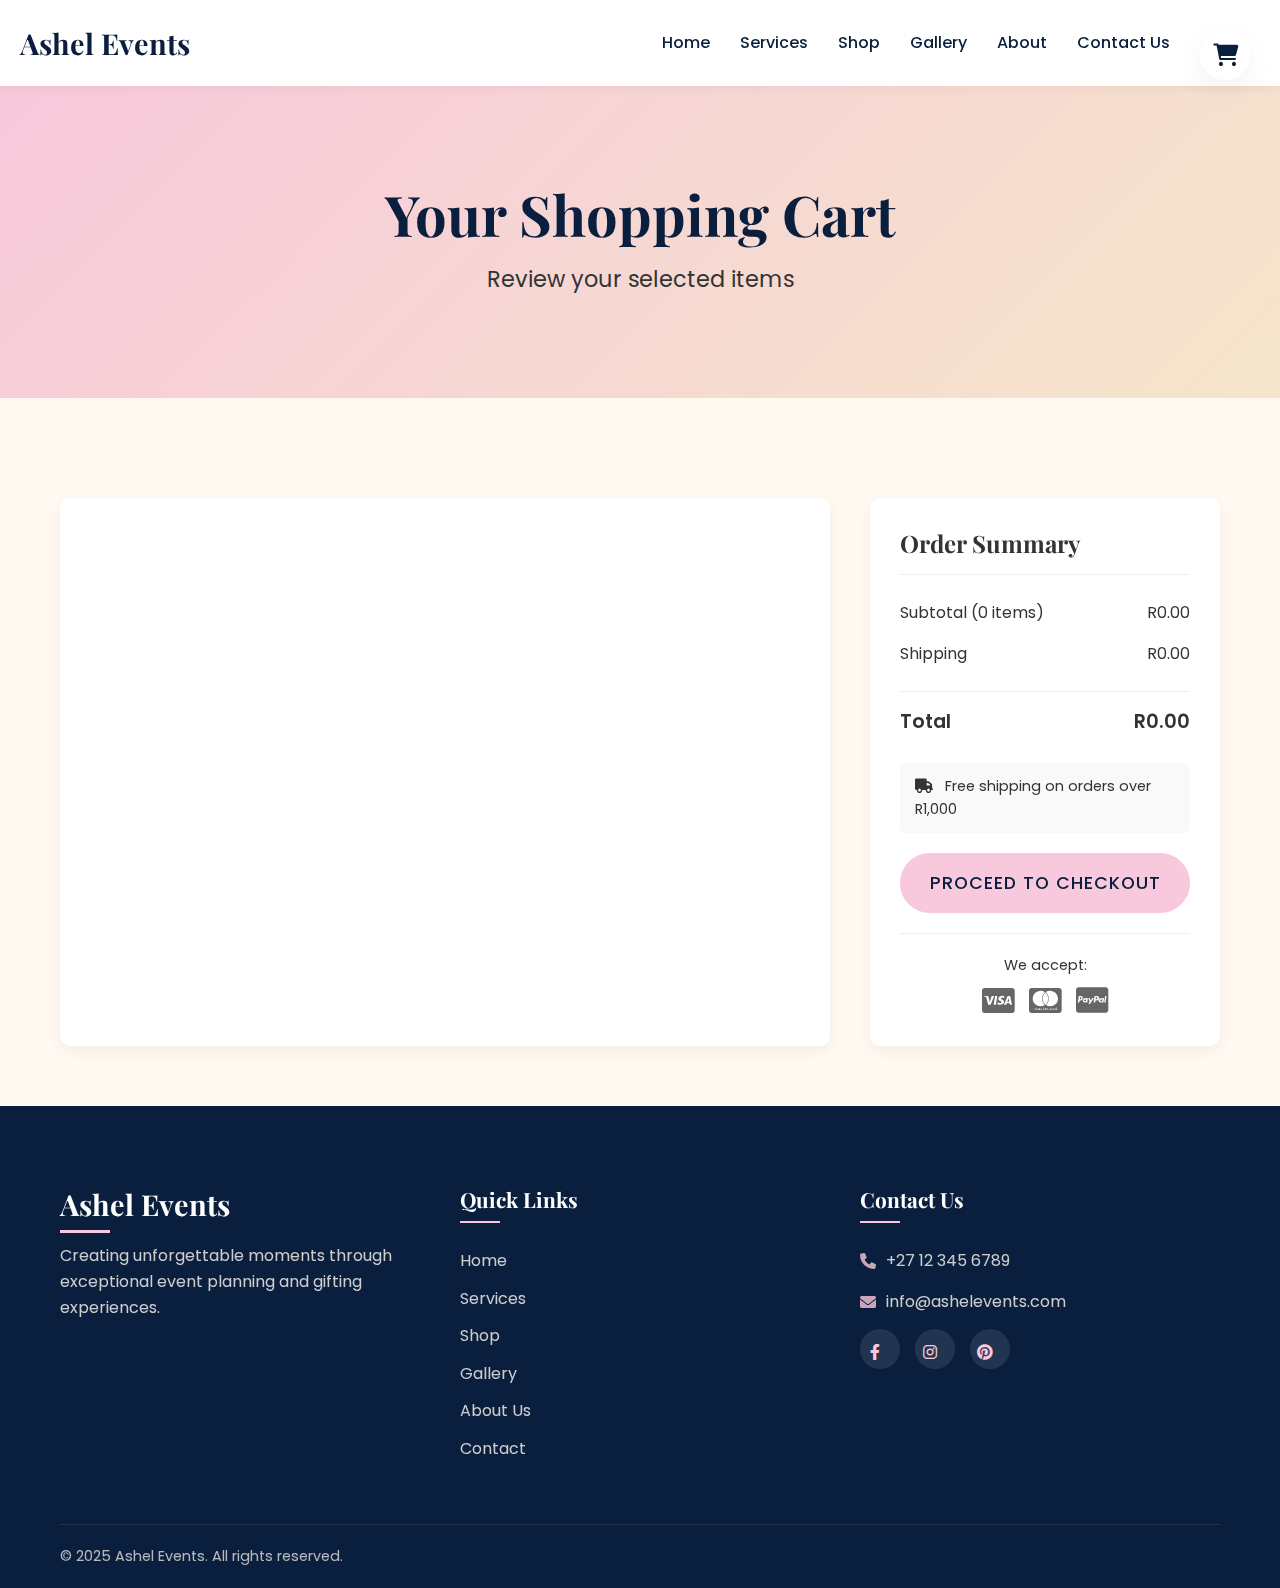
<file: cart.html>
<!DOCTYPE html>
<html lang="en">
<head>
    <meta charset="UTF-8">
    <meta name="viewport" content="width=device-width, initial-scale=1.0">
    <title>Your Cart - Ashel Events</title>
    <meta name="description" content="Review your selected items and proceed to checkout at Ashel Events.">
    <link rel="stylesheet" href="css/styles.css">
    <link rel="stylesheet" href="css/cart.css">
    <link rel="stylesheet" href="https://cdnjs.cloudflare.com/ajax/libs/font-awesome/6.0.0/css/all.min.css">
    <link rel="preconnect" href="https://fonts.googleapis.com">
    <link rel="preconnect" href="https://fonts.gstatic.com" crossorigin>
    <link href="https://fonts.googleapis.com/css2?family=Playfair+Display:wght@400;500;600;700&family=Poppins:wght@300;400;500;600&display=swap" rel="stylesheet">
</head>
<body>
    <!-- Shopping Cart Icon (Moved from Navbar) -->
    <div class="cart-icon-container">
        <a href="cart.html" class="cart-link">
            <i class="fas fa-shopping-cart"></i>
            <span class="cart-count">0</span>
        </a>
    </div>

    <!-- Navigation -->
    <nav class="navbar">
        <div class="container">
            <a href="index.html" class="logo">Ashel Events</a>
            <div class="nav-toggle" id="navToggle">
                <span></span>
                <span></span>
                <span></span>
            </div>
            <ul class="nav-links">
                <li><a href="index.html">Home</a></li>
                <li><a href="services.html">Services</a></li>
                <li><a href="shop.html">Shop</a></li>
                <li><a href="gallery.html">Gallery</a></li>
                <li><a href="about.html">About</a></li>
                <li><a href="contact.html">Contact Us</a></li>
            </ul>
        </div>
    </nav>

    <!-- Page Header -->
    <header class="page-header">
        <div class="container">
            <h1>Your Shopping Cart</h1>
            <p>Review your selected items</p>
        </div>
    </header>

    <!-- Main Content -->
    <main class="cart-page section-padding">
        <div class="container">
            <div class="cart-container">
                <!-- Cart Items will be dynamically inserted here by JavaScript -->
                <div class="cart-items">
                    <!-- Items will be loaded here from JavaScript -->
                </div>

                <!-- Order Summary -->
                <div class="order-summary">
                    <h2>Order Summary</h2>
                    <div class="summary-row">
                        <span>Subtotal (0 items)</span>
                        <span>R0.00</span>
                    </div>
                    <div class="summary-row">
                        <span>Shipping</span>
                        <span>R0.00</span>
                    </div>
                    <div class="summary-row total">
                        <span>Total</span>
                        <span>R0.00</span>
                    </div>
                    <p class="shipping-info">
                        <i class="fas fa-truck"></i> Free shipping on orders over R1,000
                    </p>
                    <button class="btn btn-primary btn-checkout">Proceed to Checkout</button>
                    <div class="payment-methods">
                        <span>We accept:</span>
                        <div class="payment-icons">
                            <i class="fab fa-cc-visa"></i>
                            <i class="fab fa-cc-mastercard"></i>
                            <i class="fab fa-cc-paypal"></i>
                        </div>
                    </div>
                </div>
            </div>
        </div>
    </main>

    <!-- Footer -->
    <footer class="footer">
        <div class="container">
            <div class="footer-content">
                <div class="footer-about">
                    <h3>Ashel Events</h3>
                    <p>Creating unforgettable moments through exceptional event planning and gifting experiences.</p>
                </div>
                <div class="footer-links">
                    <h4>Quick Links</h4>
                    <ul>
                        <li><a href="index.html">Home</a></li>
                        <li><a href="services.html">Services</a></li>
                        <li><a href="shop.html">Shop</a></li>
                        <li><a href="gallery.html">Gallery</a></li>
                        <li><a href="about.html">About Us</a></li>
                        <li><a href="contact.html">Contact</a></li>
                    </ul>
                </div>
                <div class="footer-contact">
                    <h4>Contact Us</h4>
                    <p><i class="fas fa-phone"></i> +27 12 345 6789</p>
                    <p><i class="fas fa-envelope"></i> info@ashelevents.com</p>
                    <div class="social-links">
                        <a href="#" aria-label="Facebook"><i class="fab fa-facebook-f"></i></a>
                        <a href="#" aria-label="Instagram"><i class="fab fa-instagram"></i></a>
                        <a href="#" aria-label="Pinterest"><i class="fab fa-pinterest"></i></a>
                    </div>
                </div>
            </div>
            <div class="footer-bottom">
                <p>&copy; 2025 Ashel Events. All rights reserved.</p>
            </div>
        </div>
    </footer>

    <script src="js/cart.js"></script>
</body>
</html>
</file>
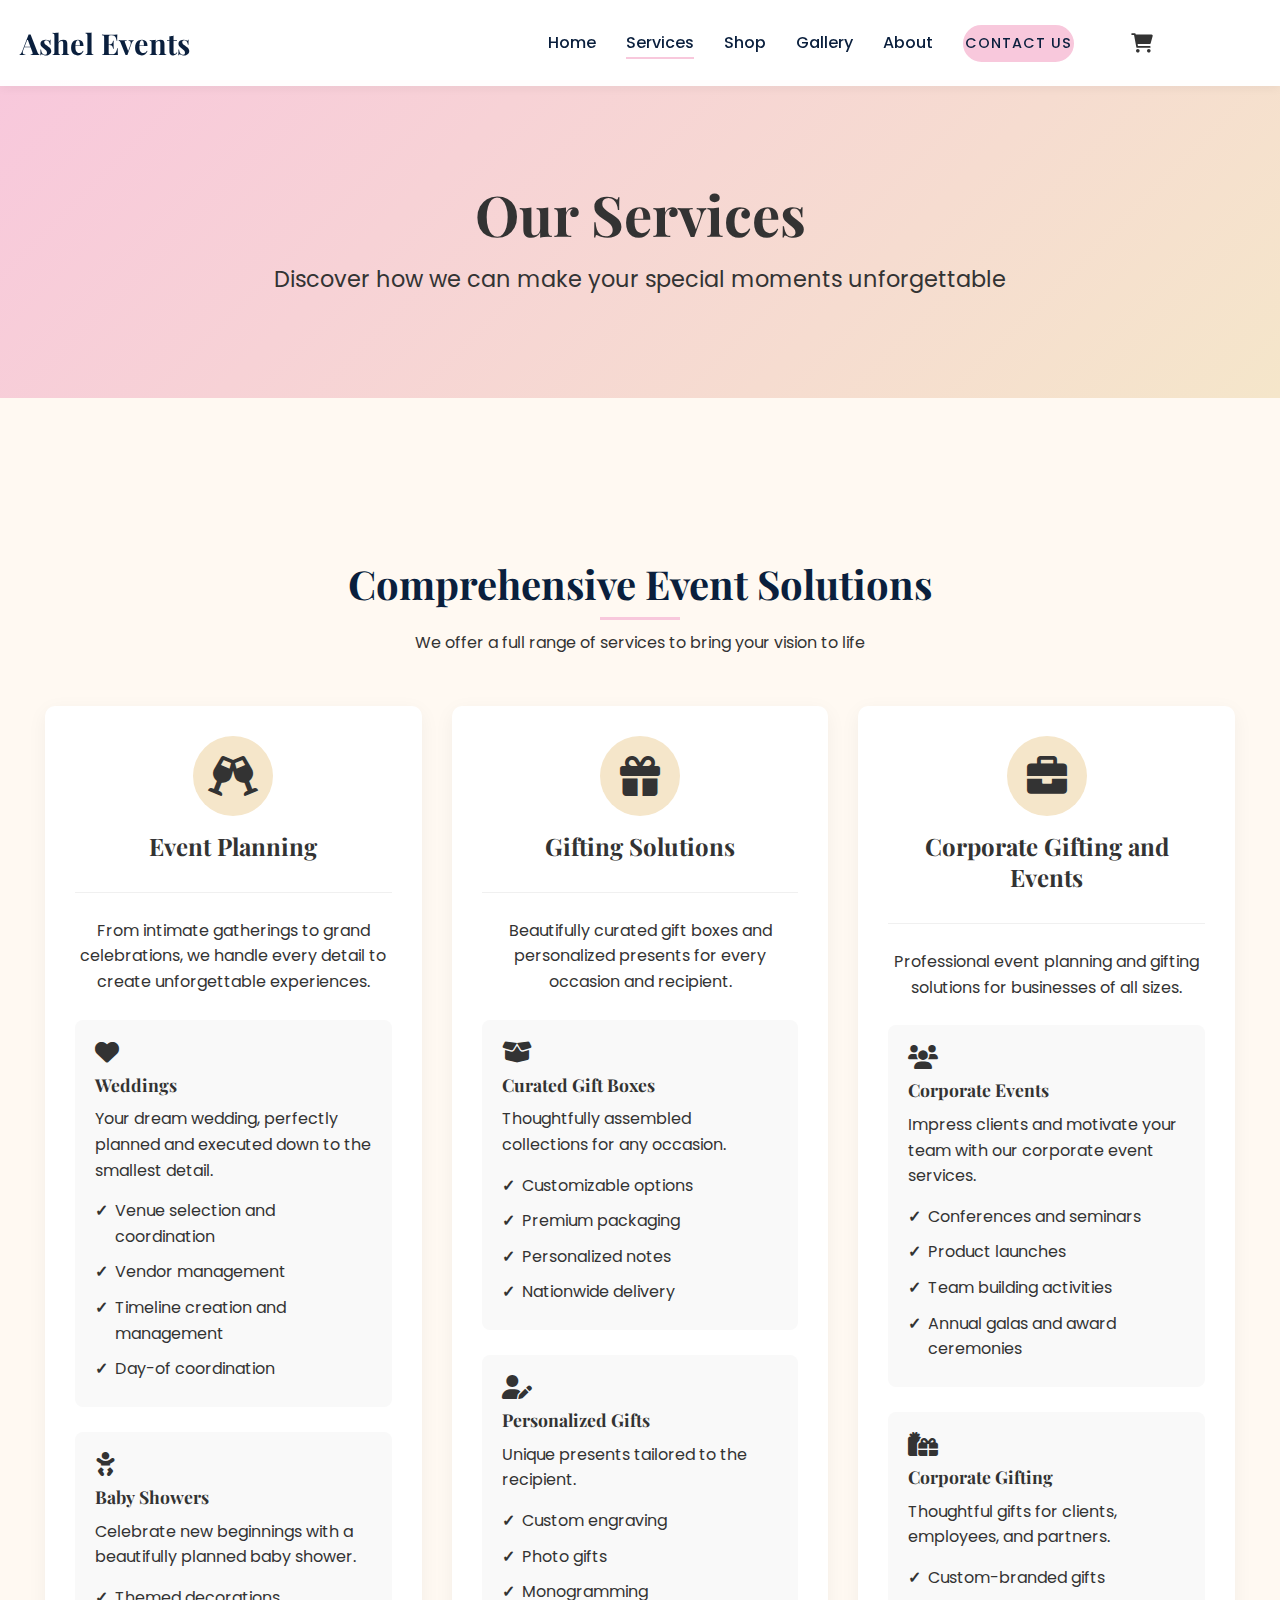
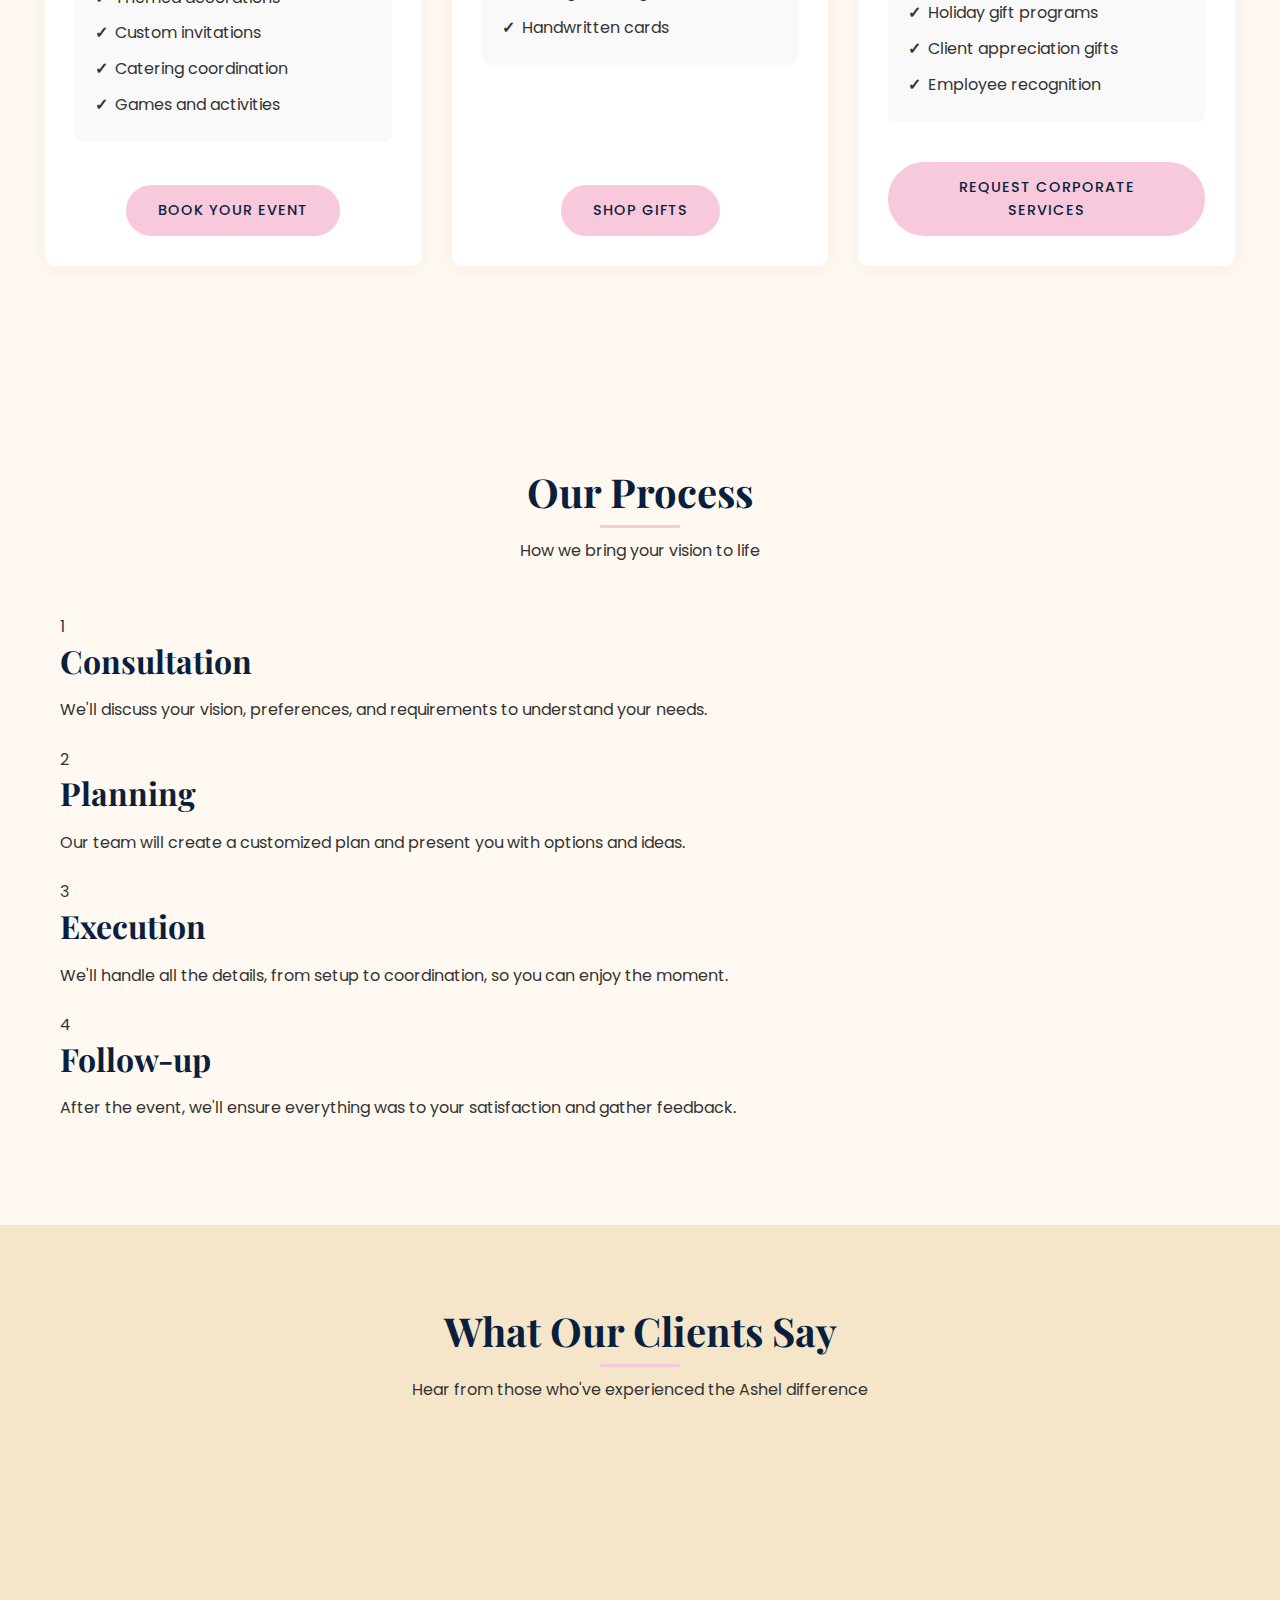
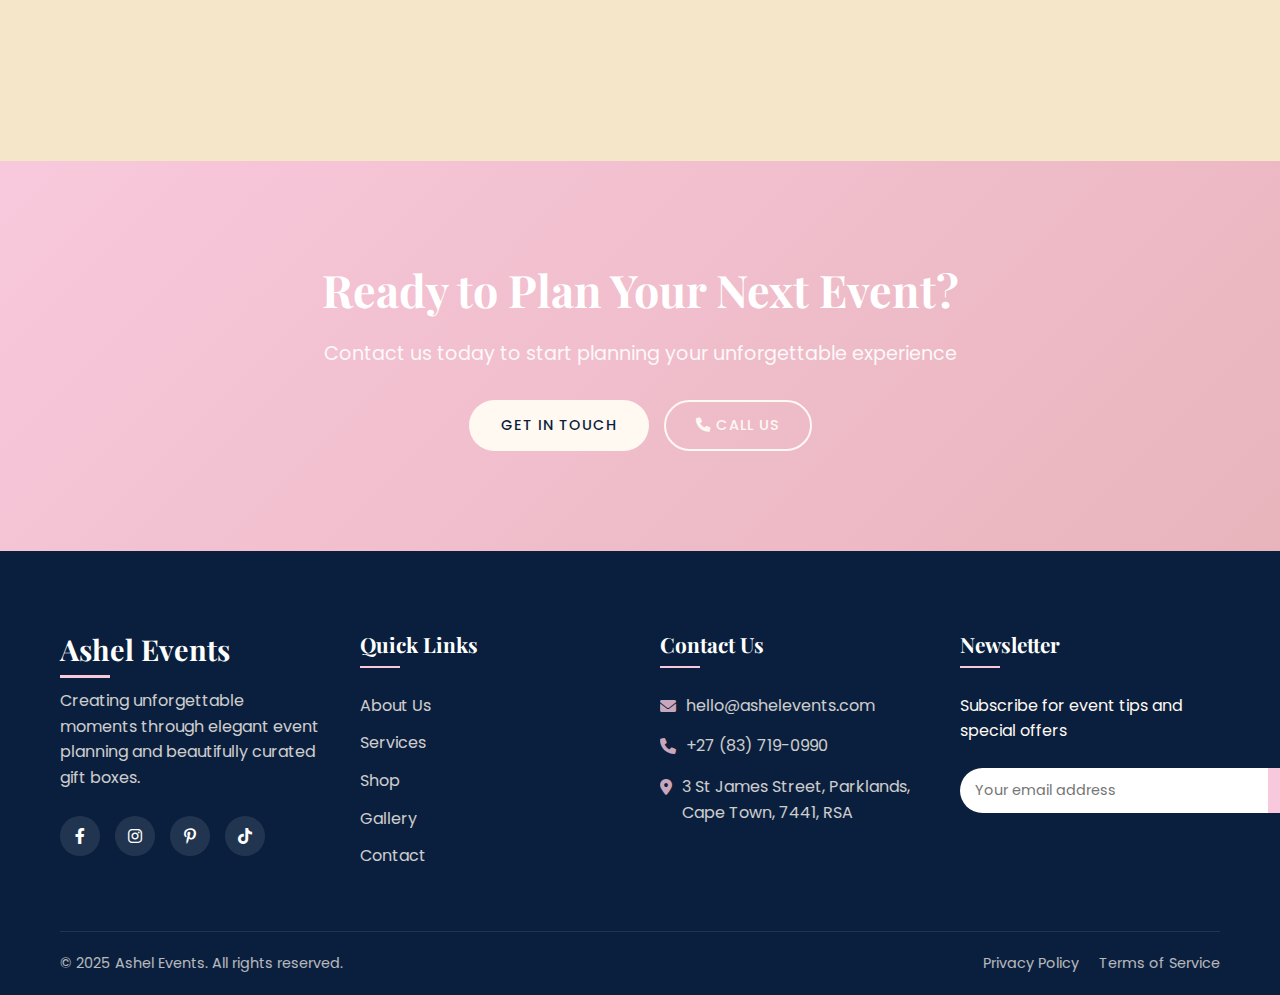
<file: services.html>
<!DOCTYPE html>
<html lang="en">
<head>
    <meta charset="UTF-8">
    <meta name="viewport" content="width=device-width, initial-scale=1.0">
    <title>Our Services - Ashel Events</title>
    <meta name="description" content="Discover our comprehensive event planning and gifting services at Ashel Events. From weddings to corporate events and custom gift boxes.">
    <link rel="stylesheet" href="css/styles.css">
    <link rel="stylesheet" href="css/services.css">
    <link rel="stylesheet" href="css/cart.css">
    <link rel="stylesheet" href="https://cdnjs.cloudflare.com/ajax/libs/font-awesome/6.0.0/css/all.min.css">
    <link rel="preconnect" href="https://fonts.googleapis.com">
    <link rel="preconnect" href="https://fonts.gstatic.com" crossorigin>
    <link href="https://fonts.googleapis.com/css2?family=Playfair+Display:wght@400;500;600;700&family=Poppins:wght@300;400;500;600&display=swap" rel="stylesheet">
</head>
<body>
    <!-- Navigation -->
    <nav class="navbar">
        <div class="container">
            <a href="index.html" class="logo">Ashel Events</a>
            <div class="nav-toggle" id="navToggle">
                <span></span>
                <span></span>
                <span></span>
            </div>
            <ul class="nav-links">
                <li><a href="index.html">Home</a></li>
                <li><a href="services.html" class="active">Services</a></li>
                <li><a href="shop.html">Shop</a></li>
                <li><a href="gallery.html">Gallery</a></li>
                <li><a href="about.html">About</a></li>
                <li><a href="contact.html" class="btn btn-primary">Contact Us</a></li>
                <li class="cart-icon">
                    <a href="cart.html">
                        <i class="fas fa-shopping-cart"></i>
                        <span class="cart-count">0</span>
                    </a>
                </li>
            </ul>
        </div>
    </nav>

    <!-- Page Header -->
    <header class="page-header">
        <div class="container">
            <h1>Our Services</h1>
            <p>Discover how we can make your special moments unforgettable</p>
        </div>
    </header>

    <!-- Main Content -->
    <main class="services-page">
        <section class="services-overview section-padding">
            <div class="container">
                <div class="section-header">
                    <h2>Comprehensive Event Solutions</h2>
                    <p>We offer a full range of services to bring your vision to life</p>
                </div>
                
                <div class="services-categories">
                    <div class="services-row">
                        <!-- Event Planning -->
                        <div class="service-category" id="events">
                            <div class="service-category-header">
                                <div class="service-icon">
                                    <i class="fas fa-glass-cheers"></i>
                                </div>
                                <h3>Event Planning</h3>
                            </div>
                            <p class="service-category-desc">From intimate gatherings to grand celebrations, we handle every detail to create unforgettable experiences.</p>
                            
                            <div class="service-feature">
                                <i class="fas fa-heart"></i>
                                <h4>Weddings</h4>
                                <p>Your dream wedding, perfectly planned and executed down to the smallest detail.</p>
                                <ul>
                                    <li>Venue selection and coordination</li>
                                    <li>Vendor management</li>
                                    <li>Timeline creation and management</li>
                                    <li>Day-of coordination</li>
                                </ul>
                            </div>
                            
                            <div class="service-feature">
                                <i class="fas fa-baby"></i>
                                <h4>Baby Showers</h4>
                                <p>Celebrate new beginnings with a beautifully planned baby shower.</p>
                                <ul>
                                    <li>Themed decorations</li>
                                    <li>Custom invitations</li>
                                    <li>Catering coordination</li>
                                    <li>Games and activities</li>
                                </ul>
                            </div>
                            
                            <div class="service-cta">
                                <a href="contact.html" class="btn btn-primary">Book Your Event</a>
                            </div>
                        </div>
                        
                        <!-- Gifting Solutions -->
                        <div class="service-category" id="gifts">
                            <div class="service-category-header">
                                <div class="service-icon">
                                    <i class="fas fa-gift"></i>
                                </div>
                                <h3>Gifting Solutions</h3>
                            </div>
                            <p class="service-category-desc">Beautifully curated gift boxes and personalized presents for every occasion and recipient.</p>
                            
                            <div class="service-feature">
                                <i class="fas fa-box-open"></i>
                                <h4>Curated Gift Boxes</h4>
                                <p>Thoughtfully assembled collections for any occasion.</p>
                                <ul>
                                    <li>Customizable options</li>
                                    <li>Premium packaging</li>
                                    <li>Personalized notes</li>
                                    <li>Nationwide delivery</li>
                                </ul>
                            </div>
                            
                            <div class="service-feature">
                                <i class="fas fa-user-edit"></i>
                                <h4>Personalized Gifts</h4>
                                <p>Unique presents tailored to the recipient.</p>
                                <ul>
                                    <li>Custom engraving</li>
                                    <li>Photo gifts</li>
                                    <li>Monogramming</li>
                                    <li>Handwritten cards</li>
                                </ul>
                            </div>
                            
                            <div class="service-cta">
                                <a href="shop.html" class="btn btn-primary">Shop Gifts</a>
                            </div>
                        </div>
                        
                        <!-- Corporate Gifting and Events -->
                        <div class="service-category" id="corporate">
                            <div class="service-category-header">
                                <div class="service-icon">
                                    <i class="fas fa-briefcase"></i>
                                </div>
                                <h3>Corporate Gifting and Events</h3>
                            </div>
                            <p class="service-category-desc">Professional event planning and gifting solutions for businesses of all sizes.</p>
                            
                            <div class="service-feature">
                                <i class="fas fa-users"></i>
                                <h4>Corporate Events</h4>
                                <p>Impress clients and motivate your team with our corporate event services.</p>
                                <ul>
                                    <li>Conferences and seminars</li>
                                    <li>Product launches</li>
                                    <li>Team building activities</li>
                                    <li>Annual galas and award ceremonies</li>
                                </ul>
                            </div>
                            
                            <div class="service-feature">
                                <i class="fas fa-gifts"></i>
                                <h4>Corporate Gifting</h4>
                                <p>Thoughtful gifts for clients, employees, and partners.</p>
                                <ul>
                                    <li>Custom-branded gifts</li>
                                    <li>Holiday gift programs</li>
                                    <li>Client appreciation gifts</li>
                                    <li>Employee recognition</li>
                                </ul>
                            </div>
                            
                            <div class="service-cta">
                                <a href="contact.html?service=corporate" class="btn btn-primary">Request Corporate Services</a>
                            </div>
                        </div>
                    </div>
                </div>
            </div>
        </section>
        
        <!-- Process Section -->
        <section class="process-section section-padding bg-light">
            <div class="container">
                <div class="section-header">
                    <h2>Our Process</h2>
                    <p>How we bring your vision to life</p>
                </div>
                
                <div class="process-steps">
                    <div class="process-step">
                        <div class="step-number">1</div>
                        <h3>Consultation</h3>
                        <p>We'll discuss your vision, preferences, and requirements to understand your needs.</p>
                    </div>
                    
                    <div class="process-step">
                        <div class="step-number">2</div>
                        <h3>Planning</h3>
                        <p>Our team will create a customized plan and present you with options and ideas.</p>
                    </div>
                    
                    <div class="process-step">
                        <div class="step-number">3</div>
                        <h3>Execution</h3>
                        <p>We'll handle all the details, from setup to coordination, so you can enjoy the moment.</p>
                    </div>
                    
                    <div class="process-step">
                        <div class="step-number">4</div>
                        <h3>Follow-up</h3>
                        <p>After the event, we'll ensure everything was to your satisfaction and gather feedback.</p>
                    </div>
                </div>
            </div>
        </section>
        
        <!-- Testimonials -->
        <section class="testimonials section-padding">
            <div class="container">
                <div class="section-header">
                    <h2>What Our Clients Say</h2>
                    <p>Hear from those who've experienced the Ashel difference</p>
                </div>
                <div class="testimonial-slider">
                    <!-- Testimonials will be loaded via JavaScript -->
                </div>
            </div>
        </section>
        
        <!-- CTA Section -->
        <section class="cta-section">
            <div class="container">
                <div class="cta-content">
                    <h2>Ready to Plan Your Next Event?</h2>
                    <p>Contact us today to start planning your unforgettable experience</p>
                    <div class="cta-buttons">
                        <a href="contact.html" class="btn btn-light">Get in Touch</a>
                        <a href="tel:+1234567890" class="btn btn-outline-light">
                            <i class="fas fa-phone"></i> Call Us
                        </a>
                    </div>
                </div>
            </div>
        </section>
    </main>
    
    <!-- Footer -->
    <footer class="footer">
        <div class="container">
            <div class="footer-content">
                <div class="footer-about">
                    <h3>Ashel Events</h3>
                    <p>Creating unforgettable moments through elegant event planning and beautifully curated gift boxes.</p>
                    <div class="social-links">
                        <a href="#" aria-label="Facebook"><i class="fab fa-facebook-f"></i></a>
                        <a href="#" aria-label="Instagram"><i class="fab fa-instagram"></i></a>
                        <a href="#" aria-label="Pinterest"><i class="fab fa-pinterest-p"></i></a>
                        <a href="#" aria-label="TikTok"><i class="fab fa-tiktok"></i></a>
                    </div>
                </div>
                <div class="footer-links">
                    <h4>Quick Links</h4>
                    <ul>
                        <li><a href="about.html">About Us</a></li>
                        <li><a href="services.html">Services</a></li>
                        <li><a href="shop.html">Shop</a></li>
                        <li><a href="gallery.html">Gallery</a></li>
                        <li><a href="contact.html">Contact</a></li>
                    </ul>
                </div>
                <div class="footer-contact">
                    <h4>Contact Us</h4>
                    <p><i class="fas fa-envelope"></i> hello@ashelevents.com</p>
                    <p><i class="fas fa-phone"></i> +27 (83) 719-0990</p>
                    <p><i class="fas fa-map-marker-alt"></i>3 St James Street, Parklands, Cape Town, 7441, RSA</p>
                </div>
                <div class="footer-newsletter">
                    <h4>Newsletter</h4>
                    <p>Subscribe for event tips and special offers</p>
                    <form class="newsletter-form">
                        <input type="email" placeholder="Your email address" required>
                        <button type="submit" class="btn btn-primary">Subscribe</button>
                    </form>
                </div>
            </div>
            <div class="footer-bottom">
                <p>&copy; 2025 Ashel Events. All rights reserved.</p>
                <div class="footer-legal">
                    <a href="privacy.html">Privacy Policy</a>
                    <a href="terms.html">Terms of Service</a>
                </div>
            </div>
        </div>
    </footer>

    <!-- Scripts -->
    <script src="js/cart.js"></script>
    <script src="js/main.js"></script>
</body>
</html>
</file>
<file: css/styles.css>
/* ===== Base Styles ===== */
:root {
    /* Color Palette */
    --color-primary: #F8C8DC;      /* Blush pink */
    --color-secondary: #F5E6CA;   /* Champagne gold */
    --color-light: #FFF9F2;       /* Ivory */
    --color-dark: #0A1F3D;        /* Midnight navy */
    --color-accent: #E8B4BC;      /* Soft rose accent */
    --color-text: #333333;
    --color-text-light: #666666;
    --color-white: #FFFFFF;
    --color-border: rgba(0, 0, 0, 0.1);
    
    /* Typography */
    --font-heading: 'Playfair Display', serif;
    --font-body: 'Poppins', sans-serif;
    
    /* Spacing */
    --container-width: 1200px;
    --section-padding: 80px 0;
    --border-radius: 8px;
    --box-shadow: 0 10px 30px rgba(0, 0, 0, 0.05);
    --transition: all 0.3s ease;
}

* {
    margin: 0;
    padding: 0;
    box-sizing: border-box;
}

html {
    scroll-behavior: smooth;
}

body {
    font-family: var(--font-body);
    color: var(--color-text);
    line-height: 1.6;
    background-color: var(--color-light);
    overflow-x: hidden;
}

h1, h2, h3, h4, h5, h6 {
    font-family: var(--font-heading);
    font-weight: 700;
    line-height: 1.3;
    margin-bottom: 1rem;
    color: var(--color-dark);
}

h1 { font-size: 3.5rem; }
h2 { font-size: 2.5rem; }
h3 { font-size: 2rem; }
h4 { font-size: 1.5rem; }
p { margin-bottom: 1.5rem; }

a {
    text-decoration: none;
    color: var(--color-dark);
    transition: var(--transition);
}

img {
    max-width: 100%;
    height: auto;
    display: block;
}

ul { list-style: none; }

.container {
    width: 100%;
    max-width: var(--container-width);
    margin: 0 auto;
    padding: 0 20px;
}

.section-padding { padding: var(--section-padding); }
.bg-light { background-color: var(--color-light); }
.text-center { text-align: center; }

/* ===== Buttons ===== */
.btn {
    display: inline-block;
    padding: 12px 30px;
    border-radius: 50px;
    font-weight: 500;
    text-align: center;
    cursor: pointer;
    transition: var(--transition);
    border: 2px solid transparent;
    font-family: var(--font-body);
    text-transform: uppercase;
    letter-spacing: 1px;
    font-size: 0.9rem;
}

.btn-primary {
    background-color: var(--color-primary);
    color: var(--color-dark);
    border-color: var(--color-primary);
}

.btn-primary:hover {
    background-color: transparent;
    color: var(--color-dark);
    transform: translateY(-3px);
    box-shadow: 0 5px 15px rgba(248, 200, 220, 0.4);
}

.btn-secondary {
    background-color: var(--color-secondary);
    color: var(--color-dark);
    border-color: var(--color-secondary);
}

.btn-secondary:hover {
    background-color: transparent;
    color: var(--color-dark);
    transform: translateY(-3px);
    box-shadow: 0 5px 15px rgba(245, 230, 202, 0.4);
}

.btn-outline {
    background-color: transparent;
    border: 2px solid var(--color-dark);
    color: var(--color-dark);
}

.btn-outline:hover {
    background-color: var(--color-dark);
    color: var(--color-light);
    transform: translateY(-3px);
}

.btn-light {
    background-color: var(--color-light);
    color: var(--color-dark);
}

.btn-outline-light {
    background-color: transparent;
    border: 2px solid var(--color-light);
    color: var(--color-light);
}

.btn-outline-light:hover {
    background-color: var(--color-light);
    color: var(--color-dark);
}

.btn-text {
    color: var(--color-primary);
    font-weight: 500;
    display: inline-flex;
    align-items: center;
    gap: 5px;
}

.btn-text i {
    transition: var(--transition);
}

.btn-text:hover i {
    transform: translateX(5px);
}

/* ===== Navigation ===== */
.navbar {
    position: fixed;
    top: 0;
    left: 0;
    width: 100%;
    z-index: 1000;
    padding: 20px 0;
    transition: var(--transition);
    background-color: rgba(255, 255, 255, 0.95);
    box-shadow: 0 2px 10px rgba(0, 0, 0, 0.05);
    padding-right: 90px; /* Make space for the cart icon */
}

.navbar.scrolled {
    padding: 15px 0;
    background-color: rgba(255, 255, 255, 0.98);
    box-shadow: 0 5px 20px rgba(0, 0, 0, 0.1);
}

.navbar .container {
    display: flex;
    justify-content: space-between;
    align-items: center;
}

.logo {
    font-family: var(--font-heading);
    font-size: 1.8rem;
    font-weight: 700;
    color: var(--color-dark);
    text-decoration: none;
}

.nav-links {
    display: flex;
    align-items: center;
    gap: 30px;
}

.nav-links a {
    font-weight: 500;
    position: relative;
    padding: 5px 0;
}

.nav-links a::after {
    content: '';
    position: absolute;
    bottom: 0;
    left: 0;
    width: 0;
    height: 2px;
    background-color: var(--color-primary);
    transition: var(--transition);
}

.nav-links a:hover::after,
.nav-links a.active::after {
    width: 100%;
}

.nav-toggle {
    display: none;
    flex-direction: column;
    justify-content: space-between;
    width: 30px;
    height: 21px;
    cursor: pointer;
    z-index: 1001;
}

.nav-toggle span {
    display: block;
    width: 100%;
    height: 3px;
    background-color: var(--color-dark);
    transition: var(--transition);
}

/* Cart Icon Styles */
.cart-icon {
    position: relative;
    margin-left: 15px;
}

.cart-icon a {
    display: flex;
    align-items: center;
    color: var(--color-text);
    text-decoration: none;
    padding: 5px 0;
    transition: color 0.3s ease;
}

.cart-icon a:hover {
    color: var(--color-primary);
}

.cart-icon i {
    font-size: 1.2rem;
    position: relative;
}

.cart-count {
    position: absolute;
    top: -8px;
    right: -12px;
    background-color: #e74c3c;
    color: white;
    border-radius: 50%;
    width: 18px;
    height: 18px;
    display: flex;
    align-items: center;
    justify-content: center;
    font-size: 0.6rem;
    font-weight: bold;
    line-height: 1;
    box-shadow: 0 2px 4px rgba(0, 0, 0, 0.1);
}

/* Ensure the cart count is visible on all pages */
.nav-links .cart-icon a::after {
    display: none;
}

/* Cart Icon Container Styles */
.cart-icon-container {
    position: fixed;
    top: 30px;
    right: 30px;
    z-index: 1001;
    background-color: var(--color-white);
    width: 50px;
    height: 50px;
    border-radius: 50%;
    display: flex;
    align-items: center;
    justify-content: center;
    box-shadow: var(--box-shadow);
    transition: var(--transition);
}

.cart-icon-container:hover {
    transform: translateY(-3px);
    box-shadow: 0 5px 15px rgba(0, 0, 0, 0.1);
}

.cart-link {
    position: relative;
    display: flex;
    align-items: center;
    justify-content: center;
    color: var(--color-dark);
    width: 100%;
    height: 100%;
    border-radius: 50%;
}

.cart-link i {
    font-size: 1.4rem;
}

.cart-count {
    position: absolute;
    top: -5px;
    right: -5px;
    background-color: var(--color-primary);
    color: var(--color-dark);
    width: 22px;
    height: 22px;
    border-radius: 50%;
    display: flex;
    align-items: center;
    justify-content: center;
    font-size: 0.7rem;
    font-weight: 600;
}

/* ===== Hero Section ===== */
.hero {
    position: relative;
    height: 90vh;
    min-height: 600px;
    overflow: hidden;
}

.hero-slider {
    width: 100%;
    height: 100%;
}

.slide {
    position: absolute;
    top: 0;
    left: 0;
    width: 100%;
    height: 100%;
    background-size: cover;
    background-position: center;
    background-repeat: no-repeat;
    opacity: 0;
    transition: opacity 0.5s ease-in-out;
}

.slide.active {
    opacity: 1;
}

/* Specific slide backgrounds */
.hero-slide-1 {
    background-image: url('../images/hero1.jpg');
}

.slide-content {
    position: relative;
    z-index: 2;
    max-width: 600px;
    padding: 0 2rem;
    color: white;
    text-align: center;
    margin: 0 auto;
    height: 100%;
    display: flex;
    flex-direction: column;
    justify-content: center;
    align-items: center;
}

.slide-content h1 {
    font-size: 3.5rem;
    margin-bottom: 1.5rem;
    color: white;
    text-shadow: 2px 2px 4px rgba(0, 0, 0, 0.5);
}

.slide-content p {
    font-size: 1.25rem;
    margin-bottom: 2rem;
    color: white;
    text-shadow: 1px 1px 2px rgba(0, 0, 0, 0.5);
}

.hero-buttons {
    display: flex;
    gap: 1rem;
    margin-top: 1.5rem;
}

/* ===== Services Section ===== */
.section-header {
    text-align: center;
    max-width: 700px;
    margin: 0 auto 50px;
}

.section-header h2 {
    position: relative;
    display: inline-block;
    margin-bottom: 20px;
}

.section-header h2::after {
    content: '';
    position: absolute;
    bottom: -10px;
    left: 50%;
    transform: translateX(-50%);
    width: 80px;
    height: 3px;
    background: var(--color-primary);
}

.services-grid {
    display: grid;
    grid-template-columns: repeat(auto-fit, minmax(300px, 1fr));
    gap: 30px;
    margin-top: 50px;
}

.service-card {
    background: var(--color-white);
    padding: 40px 30px;
    border-radius: var(--border-radius);
    box-shadow: var(--box-shadow);
    text-align: center;
    margin: 0 20px;
}

.service-card::before {
    content: '';
    position: absolute;
    top: 0;
    left: 0;
    width: 100%;
    height: 5px;
    background: var(--color-primary);
    transition: var(--transition);
}

.service-card:hover {
    transform: translateY(-10px);
    box-shadow: 0 15px 30px rgba(0, 0, 0, 0.1);
}

.service-card:hover::before {
    height: 100%;
    opacity: 0.1;
}

.service-icon {
    width: 80px;
    height: 80px;
    background: var(--color-secondary);
    border-radius: 50%;
    display: flex;
    align-items: center;
    justify-content: center;
    margin: 0 auto 25px;
    font-size: 2rem;
    color: var(--color-dark);
    transition: var(--transition);
}

.service-card:hover .service-icon {
    background: var(--color-primary);
    transform: rotateY(180deg);
}

.service-card h3 {
    margin-bottom: 15px;
    position: relative;
    z-index: 2;
}

.service-card p {
    color: var(--color-text-light);
    margin-bottom: 20px;
    position: relative;
    z-index: 2;
}

/* Services Section - Three Column Layout */
.services-categories {
    margin: 0 -15px;
}

.services-row {
    display: flex;
    flex-wrap: wrap;
    margin: 0 -15px;
}

.service-category {
    flex: 1 1 300px;
    margin: 0 15px 40px;
    background: #fff;
    border-radius: 10px;
    box-shadow: 0 5px 20px rgba(0, 0, 0, 0.05);
    padding: 30px;
    transition: transform 0.3s ease, box-shadow 0.3s ease;
    display: flex;
    flex-direction: column;
}

.service-category:hover {
    transform: translateY(-5px);
    box-shadow: 0 15px 30px rgba(0, 0, 0, 0.1);
}

.service-category-header {
    text-align: center;
    margin-bottom: 25px;
    padding-bottom: 20px;
    border-bottom: 1px solid #f0f0f0;
}

.service-icon {
    font-size: 2.5rem;
    color: var(--primary-color);
    margin-bottom: 15px;
}

.service-category h3 {
    color: var(--dark-color);
    margin-bottom: 10px;
    font-size: 1.5rem;
}

.service-category-desc {
    color: var(--text-color);
    margin-bottom: 25px;
    text-align: center;
}

.service-feature {
    margin-bottom: 25px;
    padding: 20px;
    background: #f9f9f9;
    border-radius: 8px;
}

.service-feature i {
    font-size: 1.5rem;
    color: var(--primary-color);
    margin-bottom: 10px;
    display: block;
}

.service-feature h4 {
    color: var(--dark-color);
    margin-bottom: 10px;
    font-size: 1.1rem;
}

.service-feature p {
    color: var(--text-color);
    margin-bottom: 10px;
}

.service-feature ul {
    list-style: none;
    padding: 0;
    margin: 10px 0 0;
}

.service-feature ul li {
    padding: 5px 0 5px 20px;
    position: relative;
    color: var(--text-color);
}

.service-feature ul li:before {
    content: '✓';
    color: var(--primary-color);
    position: absolute;
    left: 0;
    font-weight: bold;
}

.service-cta {
    margin-top: auto;
    text-align: center;
    padding-top: 15px;
}

/* Responsive adjustments */
@media (max-width: 1199px) {
    .service-category {
        flex: 1 1 calc(50% - 30px);
    }
}

@media (max-width: 767px) {
    .service-category {
        flex: 1 1 100%;
        margin: 0 0 30px;
    }
    
    .services-row {
        margin: 0;
    }
}

/* ===== Featured Products ===== */
.products-grid {
    display: grid;
    grid-template-columns: repeat(auto-fill, minmax(250px, 1fr));
    gap: 30px;
    margin-bottom: 40px;
}

.product-card {
    background: var(--color-white);
    border-radius: var(--border-radius);
    overflow: hidden;
    box-shadow: var(--box-shadow);
    transition: var(--transition);
    position: relative;
}

.product-card:hover {
    transform: translateY(-5px);
    box-shadow: 0 10px 25px rgba(0, 0, 0, 0.1);
}

.product-image {
    height: 250px;
    overflow: hidden;
    position: relative;
}

.product-image img {
    width: 100%;
    height: 100%;
    object-fit: cover;
    transition: var(--transition);
}

.product-card:hover .product-image img {
    transform: scale(1.05);
}

.product-badge {
    position: absolute;
    top: 15px;
    right: 15px;
    background: var(--color-primary);
    color: var(--color-dark);
    padding: 5px 12px;
    border-radius: 50px;
    font-size: 0.8rem;
    font-weight: 600;
    z-index: 2;
}

.product-wishlist {
    position: absolute;
    top: 15px;
    left: 15px;
    width: 35px;
    height: 35px;
    background: var(--color-white);
    border-radius: 50%;
    display: flex;
    align-items: center;
    justify-content: center;
    cursor: pointer;
    z-index: 2;
    transition: var(--transition);
}

.product-wishlist:hover {
    background: var(--color-primary);
    color: var(--color-white);
}

.product-details {
    padding: 20px;
}

.product-category {
    font-size: 0.85rem;
    color: var(--color-primary);
    font-weight: 500;
    margin-bottom: 5px;
    display: block;
}

.product-title {
    font-size: 1.1rem;
    margin-bottom: 10px;
    font-weight: 600;
}

.product-price {
    font-weight: 700;
    color: var(--color-dark);
    font-size: 1.2rem;
    margin-bottom: 15px;
    display: block;
}

/* ===== Testimonials ===== */
.testimonials {
    background-color: var(--color-secondary);
    position: relative;
    overflow: hidden;
}

.testimonials::before {
    content: '';
    position: absolute;
    top: 0;
    left: 0;
    width: 100%;
    height: 100%;
    background: url('[data-uri]');
    opacity: 0.2;
}

.testimonial-slider {
    max-width: 800px;
    margin: 0 auto;
    position: relative;
    z-index: 1;
}

.testimonial {
    background: var(--color-white);
    padding: 40px;
    border-radius: var(--border-radius);
    box-shadow: var(--box-shadow);
    text-align: center;
    margin: 0 20px;
}

.testimonial-content p {
    font-size: 1.2rem;
    font-style: italic;
    color: var(--color-text);
    margin-bottom: 25px;
    position: relative;
}

.testimonial-content p::before,
.testimonial-content p::after {
    content: '"';
    font-family: Georgia, serif;
    font-size: 3rem;
    color: var(--color-primary);
    position: absolute;
    opacity: 0.3;
    line-height: 1;
}

.testimonial-content p::before {
    top: -20px;
    left: -10px;
}

.testimonial-content p::after {
    bottom: -40px;
    right: -10px;
}

.testimonial-author h4 {
    margin-bottom: 5px;
    color: var(--color-dark);
}

.testimonial-author span {
    color: var(--color-text-light);
    font-size: 0.9rem;
}

/* ===== CTA Section ===== */
.cta-section {
    background: linear-gradient(135deg, var(--color-primary) 0%, var(--color-accent) 100%);
    color: var(--color-white);
    padding: 100px 0;
    text-align: center;
    position: relative;
    overflow: hidden;
}

.cta-section::before {
    content: '';
    position: absolute;
    top: 0;
    left: 0;
    width: 100%;
    height: 100%;
    background: url('[data-uri]');
    opacity: 0.2;
}

.cta-content {
    position: relative;
    z-index: 1;
    max-width: 700px;
    margin: 0 auto;
}

.cta-section h2 {
    color: var(--color-white);
    margin-bottom: 20px;
    font-size: 2.8rem;
}

.cta-section p {
    font-size: 1.2rem;
    margin-bottom: 30px;
    opacity: 0.9;
}

.cta-buttons {
    display: flex;
    justify-content: center;
    gap: 15px;
    flex-wrap: wrap;
}

/* ===== Footer ===== */
.footer {
    background-color: var(--color-dark);
    color: var(--color-light);
    padding: 80px 0 0;
}

.footer-content {
    display: grid;
    grid-template-columns: repeat(auto-fit, minmax(250px, 1fr));
    gap: 40px;
    margin-bottom: 50px;
}

.footer-about h3 {
    color: var(--color-white);
    font-size: 1.8rem;
    margin-bottom: 20px;
    position: relative;
    display: inline-block;
}

.footer-about h3::after {
    content: '';
    position: absolute;
    bottom: -10px;
    left: 0;
    width: 50px;
    height: 3px;
    background: var(--color-primary);
}

.footer-about p {
    margin-bottom: 25px;
    opacity: 0.8;
}

.social-links {
    display: flex;
    gap: 15px;
}

.social-links a {
    display: flex;
    align-items: center;
    justify-content: center;
    width: 40px;
    height: 40px;
    background: rgba(255, 255, 255, 0.1);
    border-radius: 50%;
    color: var(--color-white);
    transition: var(--transition);
}

.social-links a:hover {
    background: var(--color-primary);
    color: var(--color-dark);
    transform: translateY(-3px);
}

.footer-links h4,
.footer-contact h4,
.footer-newsletter h4 {
    color: var(--color-white);
    font-size: 1.3rem;
    margin-bottom: 25px;
    position: relative;
    padding-bottom: 10px;
}

.footer-links h4::after,
.footer-contact h4::after,
.footer-newsletter h4::after {
    content: '';
    position: absolute;
    bottom: 0;
    left: 0;
    width: 40px;
    height: 2px;
    background: var(--color-primary);
}

.footer-links ul li {
    margin-bottom: 12px;
}

.footer-links ul li a {
    color: var(--color-light);
    opacity: 0.8;
    transition: var(--transition);
    display: inline-block;
}

.footer-links ul li a:hover {
    opacity: 1;
    color: var(--color-primary);
    transform: translateX(5px);
}

.footer-contact p {
    display: flex;
    align-items: flex-start;
    margin-bottom: 15px;
    opacity: 0.8;
}

.footer-contact i {
    margin-right: 10px;
    color: var(--color-primary);
    margin-top: 5px;
}

.newsletter-form {
    display: flex;
    margin-top: 20px;
}

.newsletter-form input {
    flex: 1;
    padding: 12px 15px;
    border: none;
    border-radius: 50px 0 0 50px;
    font-family: var(--font-body);
    font-size: 0.9rem;
    outline: none;
}

.newsletter-form button {
    border-radius: 0 50px 50px 0;
    padding: 0 20px;
    border: none;
    cursor: pointer;
    font-weight: 500;
    transition: var(--transition);
}

.newsletter-form button:hover {
    background-color: var(--color-dark);
    color: var(--color-primary);
}

.footer-bottom {
    border-top: 1px solid rgba(255, 255, 255, 0.1);
    padding: 20px 0;
    text-align: center;
    display: flex;
    justify-content: space-between;
    align-items: center;
    flex-wrap: wrap;
    gap: 15px;
}

.footer-bottom p {
    margin: 0;
    opacity: 0.7;
    font-size: 0.9rem;
}

.footer-legal {
    display: flex;
    gap: 20px;
}

.footer-legal a {
    color: var(--color-light);
    opacity: 0.7;
    font-size: 0.9rem;
    transition: var(--transition);
}

.footer-legal a:hover {
    opacity: 1;
    color: var(--color-primary);
}

/* ===== Accessibility ===== */
.sr-only {
    position: absolute;
    width: 1px;
    height: 1px;
    padding: 0;
    margin: -1px;
    overflow: hidden;
    clip: rect(0, 0, 0, 0);
    white-space: nowrap;
    border: 0;
}

/* ===== Animations ===== */
@keyframes fadeInUp {
    from {
        opacity: 0;
        transform: translateY(30px);
    }
    to {
        opacity: 1;
        transform: translateY(0);
    }
}

@keyframes bounce {
    0%, 20%, 50%, 80%, 100% {
        transform: translateY(0) translateX(-50%);
    }
    40% {
        transform: translateY(-20px) translateX(-50%);
    }
    60% {
        transform: translateY(-10px) translateX(-50%);
    }
}

/* ===== Responsive Styles ===== */
@media (max-width: 1200px) {
    .container {
        max-width: 960px;
    }
    
    h1 { font-size: 3rem; }
    h2 { font-size: 2.2rem; }
}

@media (max-width: 992px) {
    .container {
        max-width: 720px;
    }
    
    .hero {
        min-height: 600px;
    }
    
    .slide-content h1 {
        font-size: 3rem;
    }
    
    .services-grid {
        grid-template-columns: repeat(2, 1fr);
    }
}

@media (max-width: 768px) {
    .nav-links {
        position: fixed;
        top: 0;
        right: -300px;
        width: 300px;
        height: 100vh;
        background: var(--color-white);
        flex-direction: column;
        justify-content: center;
        align-items: center;
        transition: var(--transition);
        box-shadow: -5px 0 20px rgba(0, 0, 0, 0.1);
        z-index: 1000;
    }
    
    .nav-links.active {
        right: 0;
    }
    
    .nav-links li {
        margin: 15px 0;
    }
    
    .nav-toggle {
        display: flex;
    }
    
    .hero {
        margin-top: 70px;
    }
    
    .slide-content h1 {
        font-size: 2.5rem;
    }
    
    .services-grid {
        grid-template-columns: 1fr;
        max-width: 500px;
        margin: 0 auto;
    }
    
    .footer-content {
        grid-template-columns: 1fr;
        text-align: center;
    }
    
    .footer-about h3::after,
    .footer-links h4::after,
    .footer-contact h4::after,
    .footer-newsletter h4::after {
        left: 50%;
        transform: translateX(-50%);
    }
    
    .footer-contact p {
        justify-content: center;
    }
    
    .social-links {
        justify-content: center;
    }
    
    .footer-bottom {
        flex-direction: column;
        text-align: center;
    }
    
    .footer-legal {
        margin-top: 15px;
        justify-content: center;
    }
}

@media (max-width: 576px) {
    .container {
        padding: 0 15px;
    }
    
    h1 { font-size: 2.2rem; }
    h2 { font-size: 1.8rem; }
    
    .hero-buttons {
        flex-direction: column;
        gap: 15px;
    }
    
    .hero-buttons .btn {
        width: 100%;
    }
    
    .cta-buttons {
        flex-direction: column;
    }
    
    .cta-buttons .btn {
        width: 100%;
    }
    
    .newsletter-form {
        flex-direction: column;
    }
    
    .newsletter-form input,
    .newsletter-form button {
        width: 100%;
        border-radius: 50px;
    }
    
    .newsletter-form button {
        margin-top: 10px;
    }
}

/* Shop Page - Category Tabs */
.category-tabs {
    display: flex;
    flex-wrap: wrap;
    gap: 10px;
    margin-bottom: 30px;
    border-bottom: 1px solid #eee;
    padding-bottom: 15px;
}

.tab-btn {
    background: #f8f9fa;
    border: 1px solid #dee2e6;
    color: #495057;
    padding: 8px 20px;
    border-radius: 30px;
    cursor: pointer;
    font-size: 0.9rem;
    font-weight: 500;
    transition: all 0.3s ease;
    margin-right: 8px;
    margin-bottom: 8px;
}

.tab-btn:hover {
    background: #e9ecef;
    color: #212529;
}

.tab-btn.active {
    background: var(--primary-color);
    color: white;
    border-color: var(--primary-color);
}

/* Products Grid */
.products-section {
    padding: 60px 0;
}

.products-grid {
    display: grid;
    grid-template-columns: repeat(auto-fill, minmax(280px, 1fr));
    gap: 30px;
    margin-top: 30px;
}

.product-card {
    background: white;
    border-radius: 10px;
    overflow: hidden;
    box-shadow: 0 5px 15px rgba(0, 0, 0, 0.05);
    transition: transform 0.3s ease, box-shadow 0.3s ease;
    position: relative;
}

.product-card:hover {
    transform: translateY(-5px);
    box-shadow: 0 10px 25px rgba(0, 0, 0, 0.1);
}

.product-image {
    position: relative;
    overflow: hidden;
    padding-top: 100%; /* 1:1 Aspect Ratio */
}

.product-image img {
    position: absolute;
    top: 0;
    left: 0;
    width: 100%;
    height: 100%;
    object-fit: cover;
    transition: transform 0.5s ease;
}

.product-card:hover .product-image img {
    transform: scale(1.05);
}

.product-badge {
    position: absolute;
    top: 15px;
    right: 15px;
    background: var(--primary-color);
    color: white;
    padding: 5px 12px;
    border-radius: 20px;
    font-size: 0.75rem;
    font-weight: bold;
    text-transform: uppercase;
    letter-spacing: 0.5px;
}

.product-wishlist {
    position: absolute;
    top: 15px;
    left: 15px;
    background: white;
    width: 36px;
    height: 36px;
    border-radius: 50%;
    display: flex;
    align-items: center;
    justify-content: center;
    cursor: pointer;
    box-shadow: 0 3px 10px rgba(0, 0, 0, 0.1);
    transition: all 0.3s ease;
}

.product-wishlist:hover {
    background: #f8f9fa;
    transform: scale(1.1);
}

.product-wishlist i {
    color: #dc3545;
    font-size: 1.1rem;
}

.product-details {
    padding: 20px;
}

.product-category {
    display: block;
    font-size: 0.8rem;
    color: #6c757d;
    margin-bottom: 5px;
    text-transform: uppercase;
    letter-spacing: 0.5px;
}

.product-title {
    font-size: 1.1rem;
    margin-bottom: 10px;
    color: #212529;
    font-weight: 600;
}

.product-price {
    display: block;
    font-size: 1.25rem;
    color: var(--primary-color);
    font-weight: 700;
    margin-bottom: 15px;
}

.product-actions {
    display: flex;
    justify-content: space-between;
    align-items: center;
}

.btn-outline {
    background: transparent;
    border: 1px solid var(--primary-color);
    color: var(--primary-color);
    padding: 8px 20px;
    border-radius: 30px;
    font-size: 0.9rem;
    font-weight: 500;
    cursor: pointer;
    transition: all 0.3s ease;
    text-align: center;
    flex-grow: 1;
    margin-right: 10px;
}

.btn-outline:hover {
    background: var(--primary-color);
    color: white;
}

.btn-icon {
    width: 40px;
    height: 40px;
    border-radius: 50%;
    background: #f8f9fa;
    border: none;
    display: flex;
    align-items: center;
    justify-content: center;
    cursor: pointer;
    transition: all 0.3s ease;
}

.btn-icon:hover {
    background: #e9ecef;
    color: var(--primary-color);
}

/* Responsive Adjustments */
@media (max-width: 1199px) {
    .products-grid {
        grid-template-columns: repeat(3, 1fr);
    }
}

@media (max-width: 991px) {
    .products-grid {
        grid-template-columns: repeat(2, 1fr);
    }
}

@media (max-width: 575px) {
    .products-grid {
        grid-template-columns: 1fr;
    }
    
    .category-tabs {
        overflow-x: auto;
        flex-wrap: nowrap;
        padding-bottom: 10px;
        margin-bottom: 20px;
    }
    
    .tab-btn {
        white-space: nowrap;
        margin-bottom: 0;
    }
}

/* Gift Categories */
.gift-categories {
    background-color: #fff;
    padding: 60px 0;
}

.categories-grid {
    display: grid;
    grid-template-columns: repeat(auto-fit, minmax(250px, 1fr));
    gap: 30px;
    margin-top: 40px;
}

.category-card {
    background: #fff;
    border-radius: 10px;
    overflow: hidden;
    box-shadow: 0 5px 15px rgba(0, 0, 0, 0.05);
    transition: transform 0.3s ease, box-shadow 0.3s ease;
    text-align: center;
    padding: 30px 20px;
    color: #333;
    text-decoration: none;
    display: flex;
    flex-direction: column;
    align-items: center;
    border: 1px solid #eee;
}

.category-card:hover {
    transform: translateY(-5px);
    box-shadow: 0 10px 25px rgba(0, 0, 0, 0.1);
}

.category-icon {
    width: 80px;
    height: 80px;
    background: linear-gradient(135deg, #f8f4ff 0%, #eef4ff 100%);
    border-radius: 50%;
    display: flex;
    align-items: center;
    justify-content: center;
    margin-bottom: 20px;
    color: #7c5ac2;
    font-size: 32px;
}

.category-card h3 {
    font-size: 20px;
    margin-bottom: 10px;
    color: #2c3e50;
    font-weight: 600;
}

.category-card p {
    color: #7f8c8d;
    font-size: 15px;
    line-height: 1.5;
    margin: 0;
}

/* Responsive adjustments */
@media (max-width: 1024px) {
    .categories-grid {
        grid-template-columns: repeat(2, 1fr);
    }
}

@media (max-width: 576px) {
    .categories-grid {
        grid-template-columns: 1fr;
    }
    
    .category-card {
        padding: 25px 15px;
    }
    
    .category-icon {
        width: 70px;
        height: 70px;
        font-size: 28px;
    }
}
</file>
<file: css/cart.css>
/* Page Header */
.page-header {
    background: linear-gradient(135deg, #F8C8DC 0%, #F5E6CA 100%);
    padding: 100px 0;
    text-align: center;
    color: var(--color-dark);
    margin-top: 80px; /* Add space for fixed navbar */
}

.page-header h1 {
    font-size: 3.5rem;
    margin-bottom: 15px;
    font-family: 'Playfair Display', serif;
    font-weight: 700;
    line-height: 1.2;
}

.page-header p {
    font-size: 1.4rem;
    max-width: 800px;
    margin: 0 auto;
    color: var(--color-text);
    line-height: 1.6;
}

/* Cart Page Styles */
.cart-page {
    padding: 60px 0;
}

.cart-container {
    display: grid;
    grid-template-columns: 1fr 350px;
    gap: 40px;
    margin-top: 40px;
}

/* Cart Items */
.cart-items {
    background: #fff;
    border-radius: 10px;
    box-shadow: 0 5px 15px rgba(0, 0, 0, 0.05);
    padding: 30px;
}

.cart-header {
    display: flex;
    justify-content: space-between;
    align-items: center;
    margin-bottom: 30px;
    padding-bottom: 20px;
    border-bottom: 1px solid #eee;
}

.cart-header h2 {
    margin: 0;
    font-size: 1.8rem;
    color: var(--text-dark);
    font-family: 'Playfair Display', serif;
}

.continue-shopping {
    display: flex;
    align-items: center;
    color: var(--primary);
    text-decoration: none;
    font-weight: 500;
    transition: color 0.3s;
}

.continue-shopping i {
    margin-right: 8px;
    transition: transform 0.3s;
}

.continue-shopping:hover {
    color: var(--primary-dark);
}

.continue-shopping:hover i {
    transform: translateX(-3px);
}

/* Cart Item */
.cart-item {
    display: grid;
    grid-template-columns: 120px 1fr auto;
    gap: 20px;
    padding: 25px 0;
    border-bottom: 1px solid #f0f0f0;
}

.cart-item:last-child {
    border-bottom: none;
}

.item-image {
    width: 120px;
    height: 120px;
    border-radius: 8px;
    overflow: hidden;
    background: #f9f9f9;
}

.item-image img {
    width: 100%;
    height: 100%;
    object-fit: cover;
}

.item-details h3 {
    margin: 0 0 5px;
    font-size: 1.2rem;
    color: var(--text-dark);
}

.item-category {
    display: inline-block;
    background: var(--primary-light);
    color: var(--primary);
    font-size: 0.8rem;
    padding: 3px 10px;
    border-radius: 20px;
    margin-bottom: 8px;
}

.item-description {
    color: var(--text-light);
    margin: 5px 0 15px;
    font-size: 0.95rem;
}

.item-actions {
    display: flex;
    align-items: center;
    gap: 10px;
}

.btn-quantity {
    width: 30px;
    height: 30px;
    border: 1px solid #ddd;
    background: #fff;
    border-radius: 4px;
    font-size: 1rem;
    cursor: pointer;
    transition: all 0.3s;
}

.btn-quantity:hover {
    background: #f5f5f5;
    border-color: #ccc;
}

.quantity {
    min-width: 30px;
    text-align: center;
    font-weight: 500;
}

.btn-remove {
    background: none;
    border: none;
    color: #e74c3c;
    cursor: pointer;
    font-size: 0.9rem;
    padding: 5px 0;
    margin-left: 15px;
    transition: color 0.3s;
}

.btn-remove:hover {
    color: #c0392b;
    text-decoration: underline;
}

.item-price {
    text-align: right;
    min-width: 120px;
}

.item-price .price {
    display: block;
    font-size: 1.1rem;
    font-weight: 600;
    color: var(--text-dark);
    margin-bottom: 5px;
}

.item-total {
    display: block;
    font-size: 0.9rem;
    color: var(--text-light);
}

/* Order Summary */
.order-summary {
    background: #fff;
    border-radius: 10px;
    box-shadow: 0 5px 15px rgba(0, 0, 0, 0.05);
    padding: 30px;
    height: fit-content;
    position: sticky;
    top: 30px;
}

.order-summary h2 {
    margin: 0 0 25px;
    font-size: 1.5rem;
    color: var(--text-dark);
    font-family: 'Playfair Display', serif;
    padding-bottom: 15px;
    border-bottom: 1px solid #eee;
}

.summary-row {
    display: flex;
    justify-content: space-between;
    margin-bottom: 15px;
    font-size: 1rem;
}

.summary-row.total {
    font-size: 1.2rem;
    font-weight: 600;
    color: var(--text-dark);
    margin: 25px 0;
    padding-top: 15px;
    border-top: 1px solid #eee;
}

.shipping-info {
    background: #f9f9f9;
    padding: 12px 15px;
    border-radius: 6px;
    font-size: 0.9rem;
    margin: 20px 0;
    color: var(--text);
}

.shipping-info i {
    color: var(--primary);
    margin-right: 8px;
}

.btn-checkout {
    width: 100%;
    padding: 15px;
    font-size: 1.1rem;
    margin-bottom: 20px;
}

.payment-methods {
    text-align: center;
    padding-top: 20px;
    border-top: 1px solid #eee;
    font-size: 0.9rem;
    color: var(--text-light);
}

.payment-icons {
    display: flex;
    justify-content: center;
    gap: 15px;
    margin-top: 10px;
    font-size: 1.8rem;
}

.payment-icons i {
    color: #666;
    transition: color 0.3s;
}

.payment-icons i:hover {
    color: var(--primary);
}

/* Cart Icon Styles */
.cart-icon {
    margin-left: 15px;
    position: relative;
}

.cart-icon a {
    display: flex;
    align-items: center;
    color: #333;
    text-decoration: none;
    padding: 8px 12px;
    border-radius: 4px;
    transition: background-color 0.3s ease;
}

.cart-icon a:hover {
    background-color: #f5f5f5;
}

.cart-icon i {
    font-size: 1.2rem;
    margin-right: 5px;
}

.cart-count {
    background-color: #e74c3c;
    color: white;
    border-radius: 50%;
    width: 20px;
    height: 20px;
    display: flex;
    align-items: center;
    justify-content: center;
    font-size: 0.7rem;
    font-weight: bold;
    position: absolute;
    top: -5px;
    right: 0;
    line-height: 1;
}

/* Notification Styles */
.notification {
    position: fixed;
    bottom: 20px;
    right: 20px;
    background-color: #4CAF50;
    color: white;
    padding: 15px 25px;
    border-radius: 4px;
    box-shadow: 0 4px 8px rgba(0, 0, 0, 0.1);
    z-index: 1000;
    transform: translateY(100px);
    opacity: 0;
    transition: all 0.3s ease;
}

.notification.show {
    transform: translateY(0);
    opacity: 1;
}

/* Responsive Styles */
@media (max-width: 992px) {
    .cart-container {
        grid-template-columns: 1fr;
    }
    
    .order-summary {
        position: static;
        margin-top: 30px;
    }
}

@media (max-width: 768px) {
    .cart-item {
        grid-template-columns: 100px 1fr;
        grid-template-rows: auto auto;
    }
    
    .item-price {
        grid-column: 2;
        text-align: left;
        margin-top: 10px;
    }
    
    .cart-header {
        flex-direction: column;
        align-items: flex-start;
        gap: 15px;
    }
    
    .continue-shopping {
        align-self: flex-start;
    }
}

@media (max-width: 480px) {
    .cart-item {
        grid-template-columns: 1fr;
        text-align: center;
    }
    
    .item-image {
        margin: 0 auto;
    }
    
    .item-actions {
        justify-content: center;
    }
    
    .item-price {
        text-align: center;
        margin-top: 15px;
    }
}
</file>
<file: css/services.css>
/* Services Page Styles */
.services-page {
    padding-top: 80px; /* Match about page padding */
}

/* Page Header */
.page-header {
    position: relative;
    color: white;
    text-align: center;
    padding: 80px 0 60px; /* Match about page padding */
    min-height: 300px; /* Match about page height */
    display: flex;
    flex-direction: column;
    align-items: center;
    justify-content: center;
    background: linear-gradient(135deg, #F8C8DC 0%, #F5E6CA 100%); /* Match about page gradient */
    z-index: 1;
    margin-top: 0; /* Remove margin-top as it's handled by padding */
}

.page-header h1 {
    font-size: 3.5rem;
    margin-bottom: 15px; /* Match about page spacing */
    font-family: 'Playfair Display', serif;
    font-weight: 700;
    line-height: 1.2;
    color: #333; /* Match about page text color */
    text-align: center;
    width: 100%;
}

.page-header p {
    font-size: 1.4rem;
    max-width: 700px;
    margin: 0 auto 20px;
    color: #555; /* Match about page text color */
    line-height: 1.6;
    text-align: center;
}

/* Responsive adjustments */
@media (max-width: 768px) {
    .page-header {
        padding: 60px 0 40px; /* Adjusted for mobile */
        min-height: 250px;
    }
    
    .page-header h1 {
        font-size: 2.5rem;
    }
    
    .page-header p {
        font-size: 1.1rem;
    }
}
</file>
